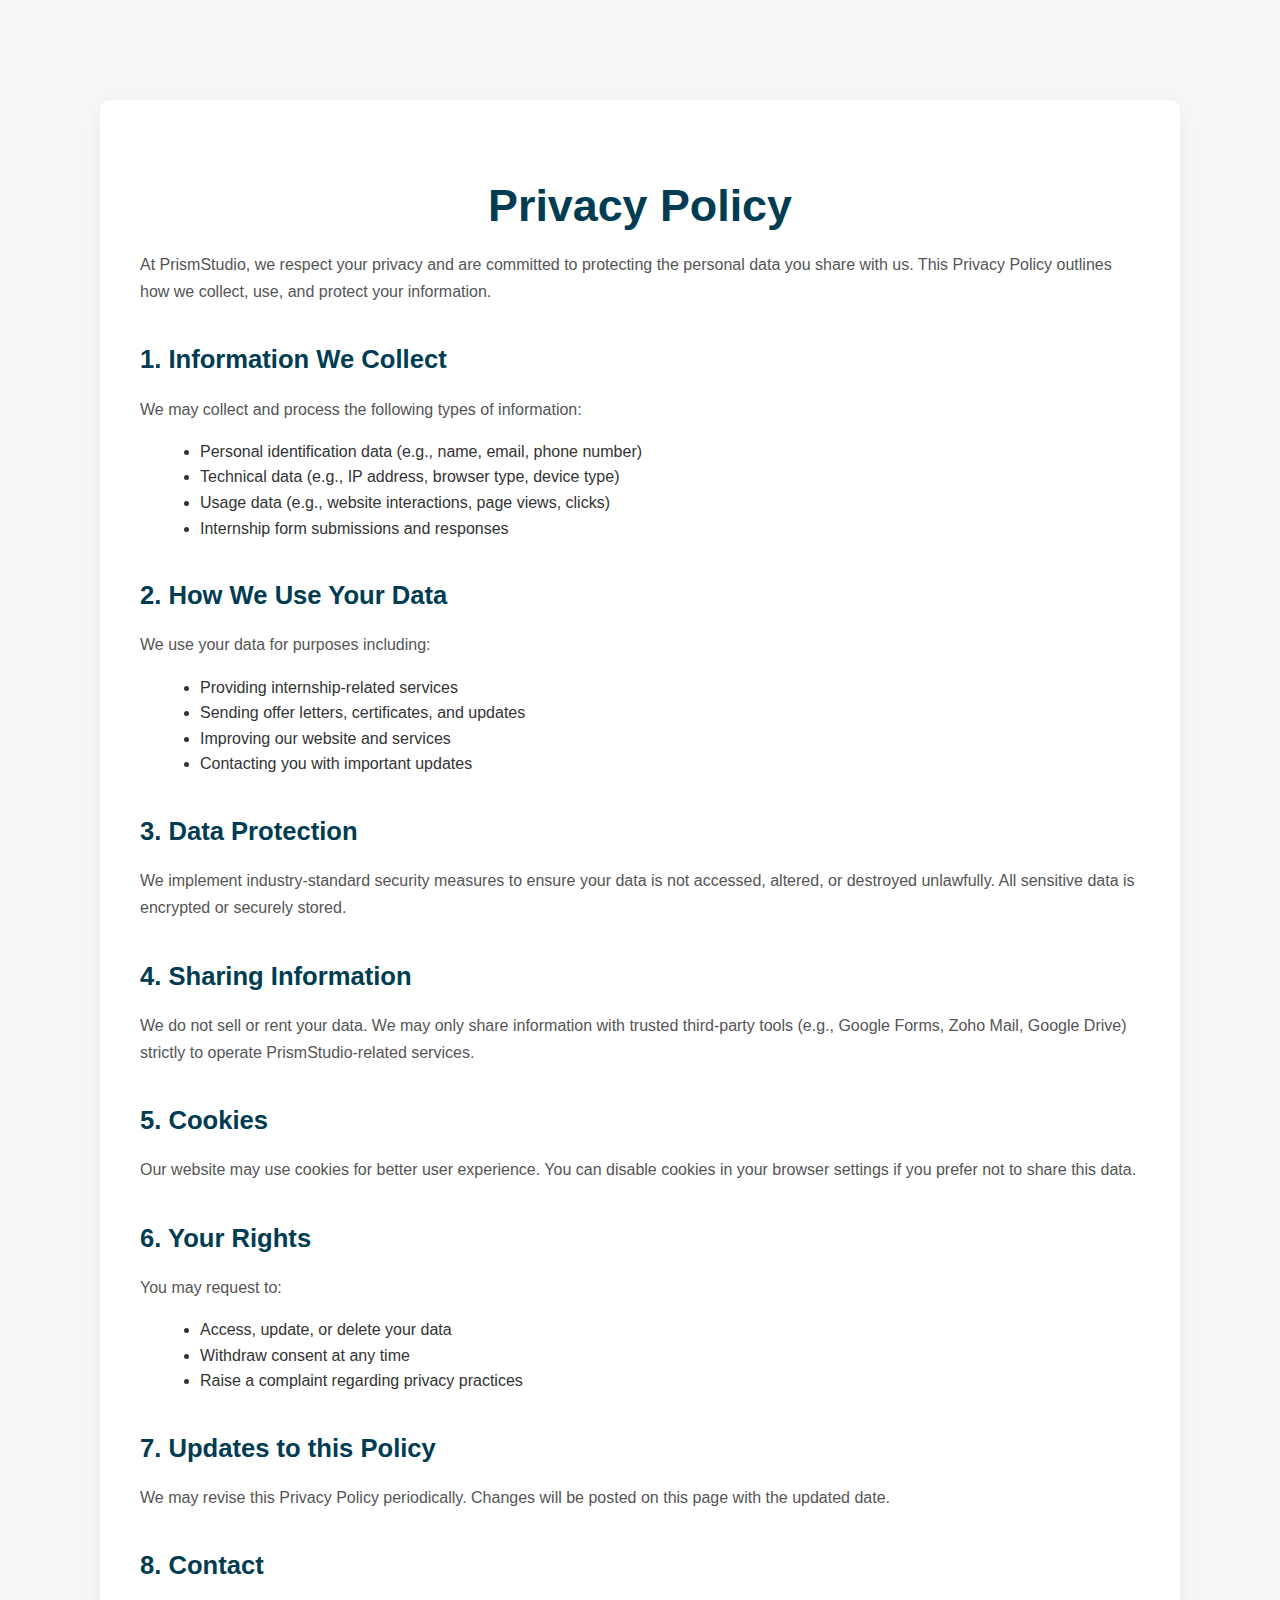
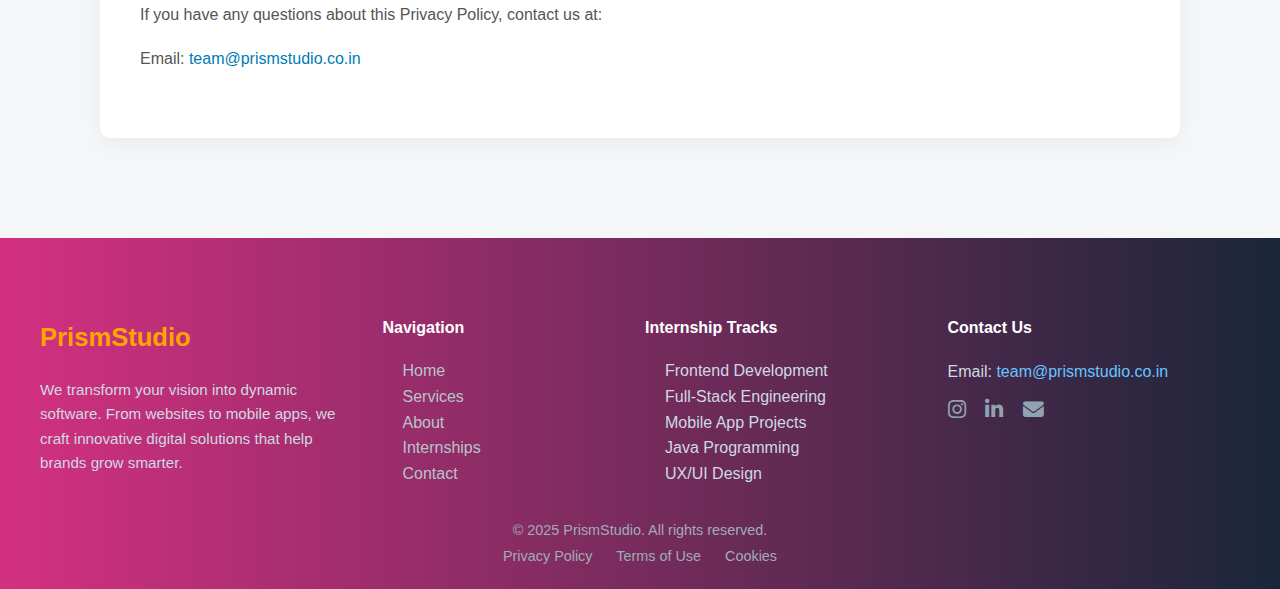
<file: privpolicy.html>
<!DOCTYPE html>
<html lang="en">
<head>
  <meta charset="UTF-8" />
  <meta name="viewport" content="width=device-width, initial-scale=1.0"/>
  <title>Privacy Policy | PrismStudio</title>
  <link href="https://cdnjs.cloudflare.com/ajax/libs/font-awesome/6.4.0/css/all.min.css" rel="stylesheet">
  <style>
    body {
      margin: 0;
      font-family: 'Segoe UI', sans-serif;
      background-color: #f4f6f8;
      color: #333;
    }

    /* Animation */
    @keyframes fadeInUp {
      0% {
        opacity: 0;
        transform: translateY(40px);
      }
      100% {
        opacity: 1;
        transform: translateY(0);
      }
    }

    .container {
      max-width: 1000px;
      margin: 100px auto;
      padding: 50px 40px;
      background: #fff;
      border-radius: 10px;
      box-shadow: 0 6px 18px rgba(0,0,0,0.05);
      animation: fadeInUp 0.8s ease-out;
    }

    h1 {
      color: #003c52;
      font-size: 2.8rem;
      font-weight: 700;
      margin-bottom: 20px;
      text-align: center;
    }

    h2 {
      color: #003c52;
      margin-top: 40px;
      font-size: 1.6rem;
    }

    p {
      line-height: 1.7;
      font-size: 1rem;
      color: #555;
      margin-top: 10px;
    }

    ul {
      margin-left: 20px;
      margin-top: 10px;
    }

    ul li {
      line-height: 1.6;
    }

    a {
      color: #007bb6;
      text-decoration: none;
      transition: all 0.3s ease;
    }

    a:hover {
      color: #00567a;
      text-decoration: underline;
    }

    footer {
      background: linear-gradient(to right, #d43082, #1a2639);
      color: #dce3ec;
      padding: 60px 30px 25px;
      font-family: 'Segoe UI', sans-serif;
      margin-top: 100px;
    }
  </style>
</head>
<body>

  <div class="container">
    <h1>Privacy Policy</h1>
    <p>At PrismStudio, we respect your privacy and are committed to protecting the personal data you share with us. This Privacy Policy outlines how we collect, use, and protect your information.</p>

    <h2>1. Information We Collect</h2>
    <p>We may collect and process the following types of information:</p>
    <ul>
      <li>Personal identification data (e.g., name, email, phone number)</li>
      <li>Technical data (e.g., IP address, browser type, device type)</li>
      <li>Usage data (e.g., website interactions, page views, clicks)</li>
      <li>Internship form submissions and responses</li>
    </ul>

    <h2>2. How We Use Your Data</h2>
    <p>We use your data for purposes including:</p>
    <ul>
      <li>Providing internship-related services</li>
      <li>Sending offer letters, certificates, and updates</li>
      <li>Improving our website and services</li>
      <li>Contacting you with important updates</li>
    </ul>

    <h2>3. Data Protection</h2>
    <p>We implement industry-standard security measures to ensure your data is not accessed, altered, or destroyed unlawfully. All sensitive data is encrypted or securely stored.</p>

    <h2>4. Sharing Information</h2>
    <p>We do not sell or rent your data. We may only share information with trusted third-party tools (e.g., Google Forms, Zoho Mail, Google Drive) strictly to operate PrismStudio-related services.</p>

    <h2>5. Cookies</h2>
    <p>Our website may use cookies for better user experience. You can disable cookies in your browser settings if you prefer not to share this data.</p>

    <h2>6. Your Rights</h2>
    <p>You may request to:</p>
    <ul>
      <li>Access, update, or delete your data</li>
      <li>Withdraw consent at any time</li>
      <li>Raise a complaint regarding privacy practices</li>
    </ul>

    <h2>7. Updates to this Policy</h2>
    <p>We may revise this Privacy Policy periodically. Changes will be posted on this page with the updated date.</p>

    <h2>8. Contact</h2>
    <p>If you have any questions about this Privacy Policy, contact us at:</p>
    <p>Email: <a href="mailto:team@prismstudio.co.in">team@prismstudio.co.in</a></p>
  </div>

  <!-- Footer -->
  <footer>
    <div style="display: flex; flex-wrap: wrap; justify-content: space-between; max-width: 1200px; margin: auto; gap: 40px;">
      <div style="flex: 1 1 260px;">
        <h3 style="color: #ffa500; font-size: 1.6rem; font-weight: 700;">PrismStudio</h3>
        <p style="margin-top: 12px; line-height: 1.6; font-size: 0.95rem; color: #cfd9e1;">
          We transform your vision into dynamic software. From websites to mobile apps, we craft innovative digital solutions that help brands grow smarter.
        </p>
      </div>
      <div style="flex: 1 1 180px;">
        <h4 style="font-weight: 600; color: #ffffff;">Navigation</h4>
        <ul style="list-style: none; padding: 0; margin-top: 12px;">
          <li><a href="index.html" style="color: #b8c3cc;">Home</a></li>
          <li><a href="services.html" style="color: #b8c3cc;">Services</a></li>
          <li><a href="index.html#about" style="color: #b8c3cc;">About</a></li>
          <li><a href="internship_opportunities.html" style="color: #b8c3cc;">Internships</a></li>
          <li><a href="index.html#contact" style="color: #b8c3cc;">Contact</a></li>
        </ul>
      </div>
      <div style="flex: 1 1 220px;">
        <h4 style="font-weight: 600; color: #ffffff;">Internship Tracks</h4>
        <ul style="list-style: none; padding: 0; margin-top: 12px;">
          <li><a href="internship_opportunities.html" style="color: #cfd9e1;">Frontend Development</a></li>
          <li><a href="internship_opportunities.html" style="color: #cfd9e1;">Full-Stack Engineering</a></li>
          <li><a href="internship_opportunities.html" style="color: #cfd9e1;">Mobile App Projects</a></li>
          <li><a href="internship_opportunities.html" style="color: #cfd9e1;">Java Programming</a></li>
          <li><a href="internship_opportunities.html" style="color: #cfd9e1;">UX/UI Design</a></li>
        </ul>
      </div>
      <div style="flex: 1 1 250px;">
        <h4 style="font-weight: 600; color: #ffffff;">Contact Us</h4>
        <p style="margin: 12px 0 6px; color: #cfd9e1;">Email: <a href="mailto:team@prismstudio.co.in" style="color: #66c5ff;">team@prismstudio.co.in</a></p>
        <div style="margin-top: 12px; font-size: 1.3rem;">
          <a href="#" style="margin-right: 14px; color: #91a3b0;"><i class="fab fa-instagram"></i></a>
          <a href="#" style="margin-right: 14px; color: #91a3b0;"><i class="fab fa-linkedin-in"></i></a>
          <a href="mailto:team@prismstudio.co.in" style="color: #91a3b0;"><i class="fas fa-envelope"></i></a>
        </div>
      </div>
    </div>

    <div style="text-align: center; font-size: 0.9rem; color: #a0acb7; margin-top: 20px;">
      © 2025 PrismStudio. All rights reserved.
      <div style="margin-top: 10px;">
        <a href="privacy.html" style="margin-right: 20px; color: #a0acb7;">Privacy Policy</a>
        <a href="#" style="margin-right: 20px; color: #a0acb7;">Terms of Use</a>
        <a href="#" style="color: #a0acb7;">Cookies</a>
      </div>
    </div>
  </footer>

</body>
</html>
</file>
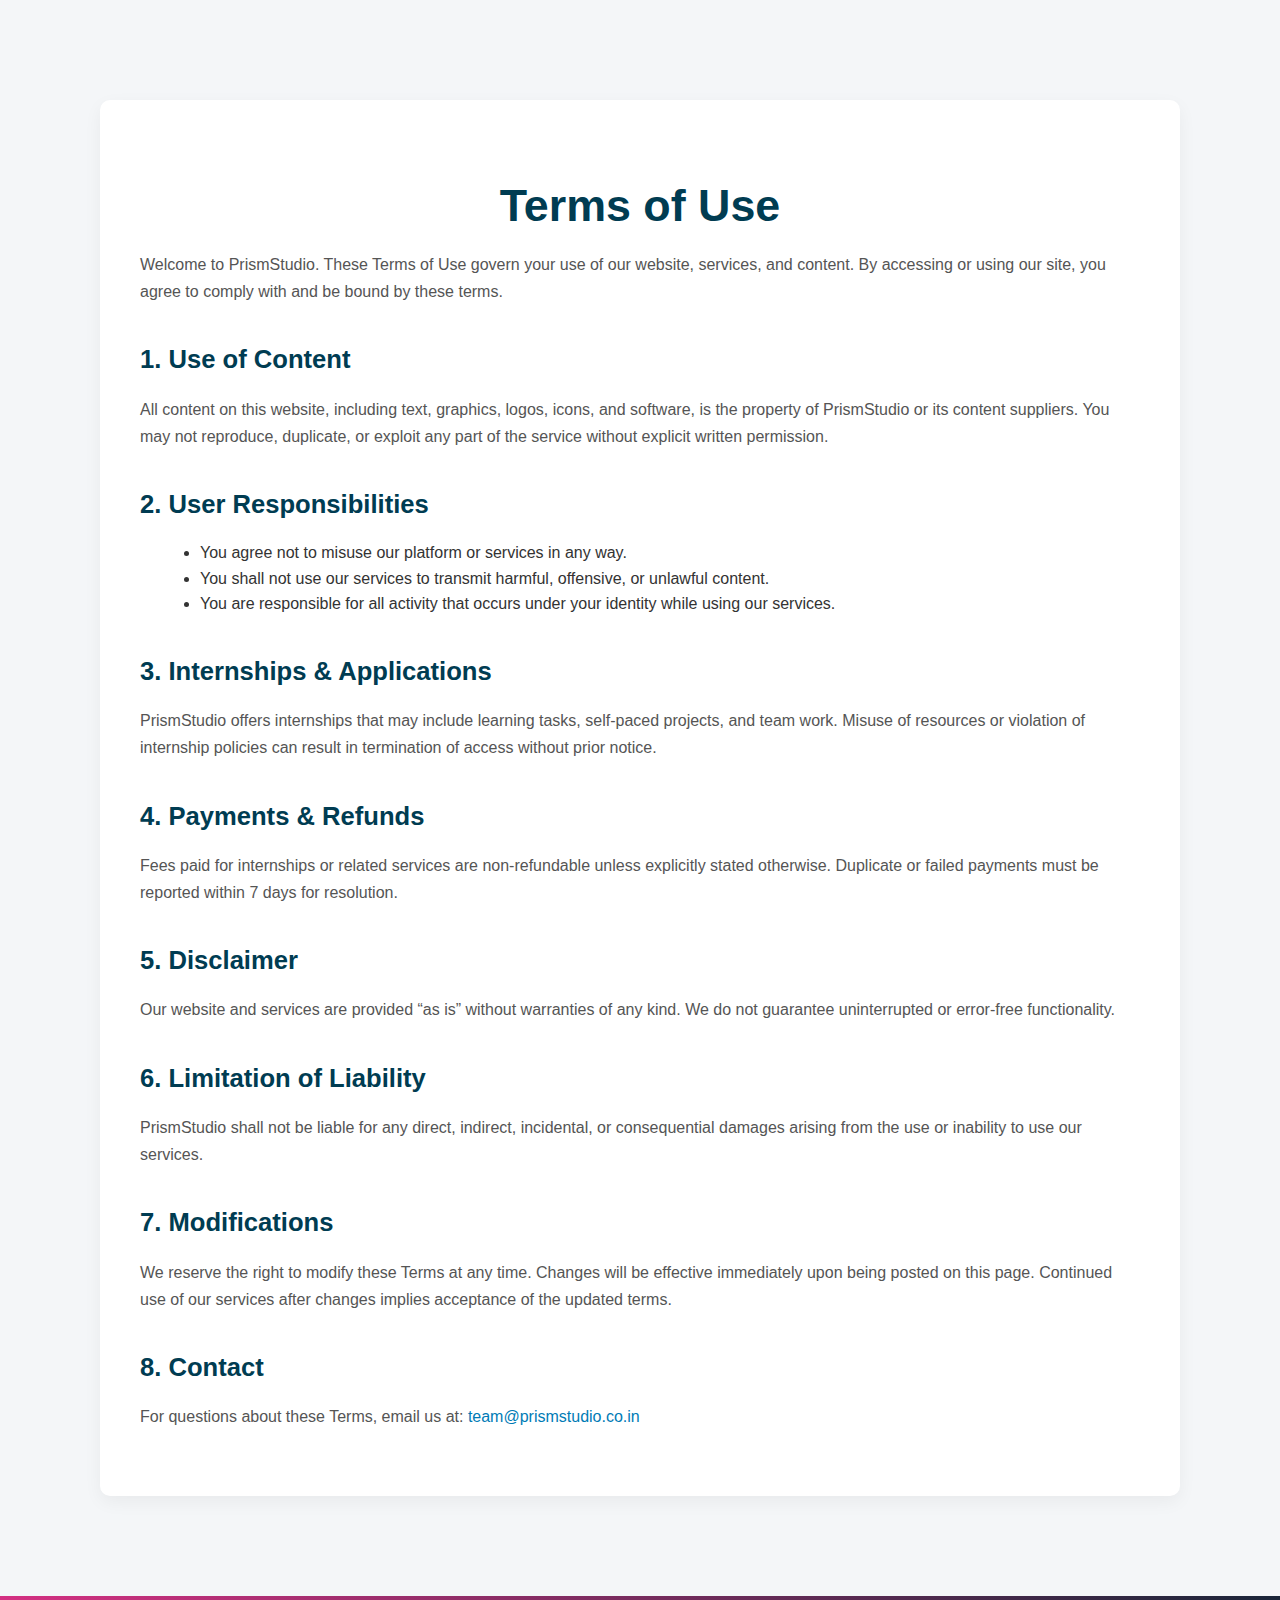
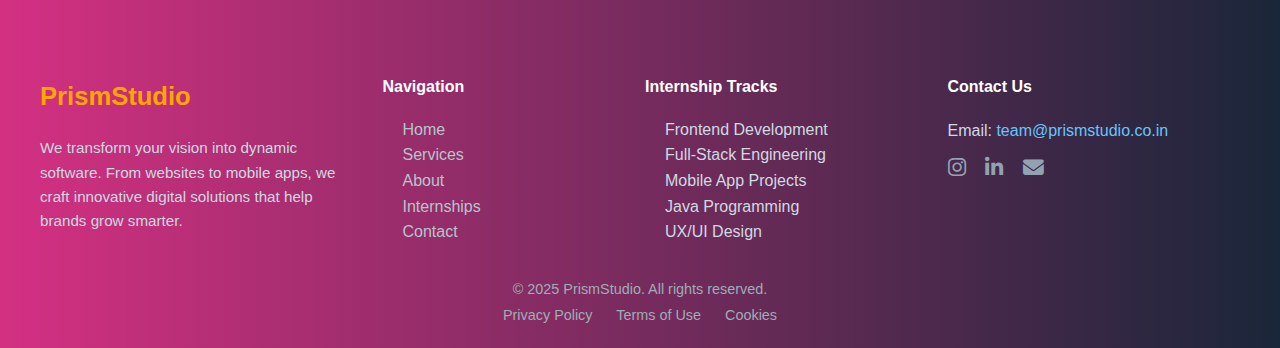
<file: toc.html>
<!DOCTYPE html>
<html lang="en">
<head>
  <meta charset="UTF-8" />
  <meta name="viewport" content="width=device-width, initial-scale=1.0"/>
  <title>Terms of Use | PrismStudio</title>
  <link href="https://cdnjs.cloudflare.com/ajax/libs/font-awesome/6.4.0/css/all.min.css" rel="stylesheet">
  <style>
    body {
      margin: 0;
      font-family: 'Segoe UI', sans-serif;
      background-color: #f4f6f8;
      color: #333;
    }

    @keyframes fadeInUp {
      0% {
        opacity: 0;
        transform: translateY(40px);
      }
      100% {
        opacity: 1;
        transform: translateY(0);
      }
    }

    .container {
      max-width: 1000px;
      margin: 100px auto;
      padding: 50px 40px;
      background: #fff;
      border-radius: 10px;
      box-shadow: 0 6px 18px rgba(0,0,0,0.05);
      animation: fadeInUp 0.8s ease-out;
    }

    h1 {
      color: #003c52;
      font-size: 2.8rem;
      font-weight: 700;
      margin-bottom: 20px;
      text-align: center;
    }

    h2 {
      color: #003c52;
      margin-top: 40px;
      font-size: 1.6rem;
    }

    p {
      line-height: 1.7;
      font-size: 1rem;
      color: #555;
      margin-top: 10px;
    }

    ul {
      margin-left: 20px;
      margin-top: 10px;
    }

    ul li {
      line-height: 1.6;
    }

    a {
      color: #007bb6;
      text-decoration: none;
      transition: all 0.3s ease;
    }

    a:hover {
      color: #00567a;
      text-decoration: underline;
    }

    footer {
      background: linear-gradient(to right, #d43082, #1a2639);
      color: #dce3ec;
      padding: 60px 30px 25px;
      font-family: 'Segoe UI', sans-serif;
      margin-top: 100px;
    }
  </style>
</head>
<body>

  <div class="container">
    <h1>Terms of Use</h1>
    <p>Welcome to PrismStudio. These Terms of Use govern your use of our website, services, and content. By accessing or using our site, you agree to comply with and be bound by these terms.</p>

    <h2>1. Use of Content</h2>
    <p>All content on this website, including text, graphics, logos, icons, and software, is the property of PrismStudio or its content suppliers. You may not reproduce, duplicate, or exploit any part of the service without explicit written permission.</p>

    <h2>2. User Responsibilities</h2>
    <ul>
      <li>You agree not to misuse our platform or services in any way.</li>
      <li>You shall not use our services to transmit harmful, offensive, or unlawful content.</li>
      <li>You are responsible for all activity that occurs under your identity while using our services.</li>
    </ul>

    <h2>3. Internships & Applications</h2>
    <p>PrismStudio offers internships that may include learning tasks, self-paced projects, and team work. Misuse of resources or violation of internship policies can result in termination of access without prior notice.</p>

    <h2>4. Payments & Refunds</h2>
    <p>Fees paid for internships or related services are non-refundable unless explicitly stated otherwise. Duplicate or failed payments must be reported within 7 days for resolution.</p>

    <h2>5. Disclaimer</h2>
    <p>Our website and services are provided “as is” without warranties of any kind. We do not guarantee uninterrupted or error-free functionality.</p>

    <h2>6. Limitation of Liability</h2>
    <p>PrismStudio shall not be liable for any direct, indirect, incidental, or consequential damages arising from the use or inability to use our services.</p>

    <h2>7. Modifications</h2>
    <p>We reserve the right to modify these Terms at any time. Changes will be effective immediately upon being posted on this page. Continued use of our services after changes implies acceptance of the updated terms.</p>

    <h2>8. Contact</h2>
    <p>For questions about these Terms, email us at: <a href="mailto:team@prismstudio.co.in">team@prismstudio.co.in</a></p>
  </div>

  <!-- Footer -->
  <footer>
    <div style="display: flex; flex-wrap: wrap; justify-content: space-between; max-width: 1200px; margin: auto; gap: 40px;">
      <div style="flex: 1 1 260px;">
        <h3 style="color: #ffa500; font-size: 1.6rem; font-weight: 700;">PrismStudio</h3>
        <p style="margin-top: 12px; line-height: 1.6; font-size: 0.95rem; color: #cfd9e1;">
          We transform your vision into dynamic software. From websites to mobile apps, we craft innovative digital solutions that help brands grow smarter.
        </p>
      </div>
      <div style="flex: 1 1 180px;">
        <h4 style="font-weight: 600; color: #ffffff;">Navigation</h4>
        <ul style="list-style: none; padding: 0; margin-top: 12px;">
          <li><a href="index.html" style="color: #b8c3cc;">Home</a></li>
          <li><a href="services.html" style="color: #b8c3cc;">Services</a></li>
          <li><a href="index.html#about" style="color: #b8c3cc;">About</a></li>
          <li><a href="internship_opportunities.html" style="color: #b8c3cc;">Internships</a></li>
          <li><a href="index.html#contact" style="color: #b8c3cc;">Contact</a></li>
        </ul>
      </div>
      <div style="flex: 1 1 220px;">
        <h4 style="font-weight: 600; color: #ffffff;">Internship Tracks</h4>
        <ul style="list-style: none; padding: 0; margin-top: 12px;">
          <li><a href="internship_opportunities.html" style="color: #cfd9e1;">Frontend Development</a></li>
          <li><a href="internship_opportunities.html" style="color: #cfd9e1;">Full-Stack Engineering</a></li>
          <li><a href="internship_opportunities.html" style="color: #cfd9e1;">Mobile App Projects</a></li>
          <li><a href="internship_opportunities.html" style="color: #cfd9e1;">Java Programming</a></li>
          <li><a href="internship_opportunities.html" style="color: #cfd9e1;">UX/UI Design</a></li>
        </ul>
      </div>
      <div style="flex: 1 1 250px;">
        <h4 style="font-weight: 600; color: #ffffff;">Contact Us</h4>
        <p style="margin: 12px 0 6px; color: #cfd9e1;">Email: <a href="mailto:team@prismstudio.co.in" style="color: #66c5ff;">team@prismstudio.co.in</a></p>
        <div style="margin-top: 12px; font-size: 1.3rem;">
          <a href="#" style="margin-right: 14px; color: #91a3b0;"><i class="fab fa-instagram"></i></a>
          <a href="#" style="margin-right: 14px; color: #91a3b0;"><i class="fab fa-linkedin-in"></i></a>
          <a href="mailto:team@prismstudio.co.in" style="color: #91a3b0;"><i class="fas fa-envelope"></i></a>
        </div>
      </div>
    </div>

    <div style="text-align: center; font-size: 0.9rem; color: #a0acb7; margin-top: 20px;">
      © 2025 PrismStudio. All rights reserved.
      <div style="margin-top: 10px;">
        <a href="privacy.html" style="margin-right: 20px; color: #a0acb7;">Privacy Policy</a>
        <a href="terms.html" style="margin-right: 20px; color: #a0acb7;">Terms of Use</a>
        <a href="#" style="color: #a0acb7;">Cookies</a>
      </div>
    </div>
  </footer>

</body>
</html>
</file>
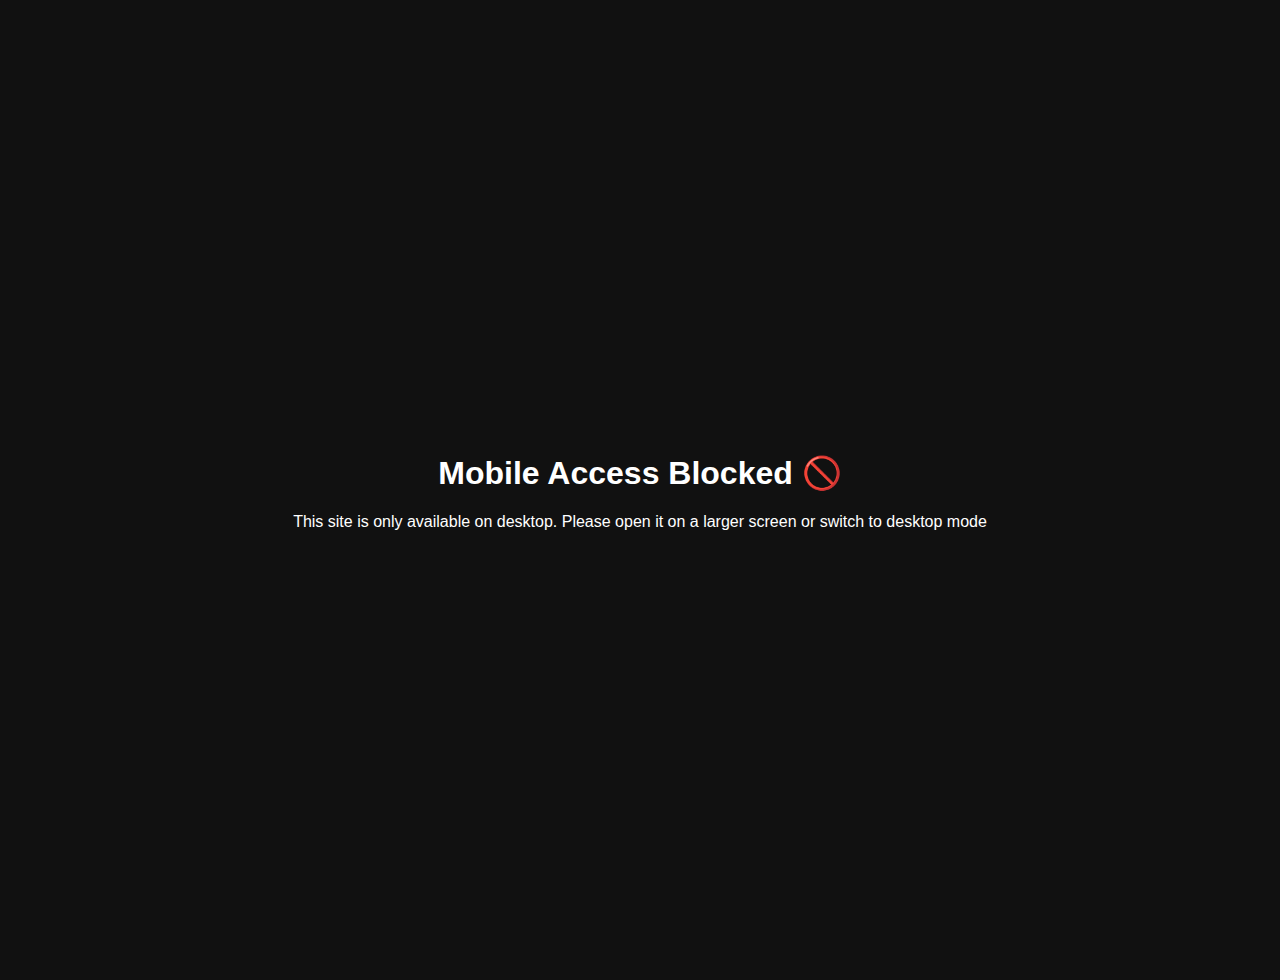
<file: unsupported.html>
<!DOCTYPE html>
<html lang="en">
<head>
  <meta charset="UTF-8">
  <title>Unsupported Device</title>
  <style>
    body {
      background-color: #111;
      color: white;
      font-family: sans-serif;
      display: flex;
      justify-content: center;
      align-items: center;
      height: 100vh;
      text-align: center;
      padding: 2rem;
    }
  </style>
</head>
<body>
  <div>
    <h1>Mobile Access Blocked 🚫</h1>
    <p>This site is only available on desktop. Please open it on a larger screen or switch to desktop mode</p>
  </div>
</body>
</html>
</file>
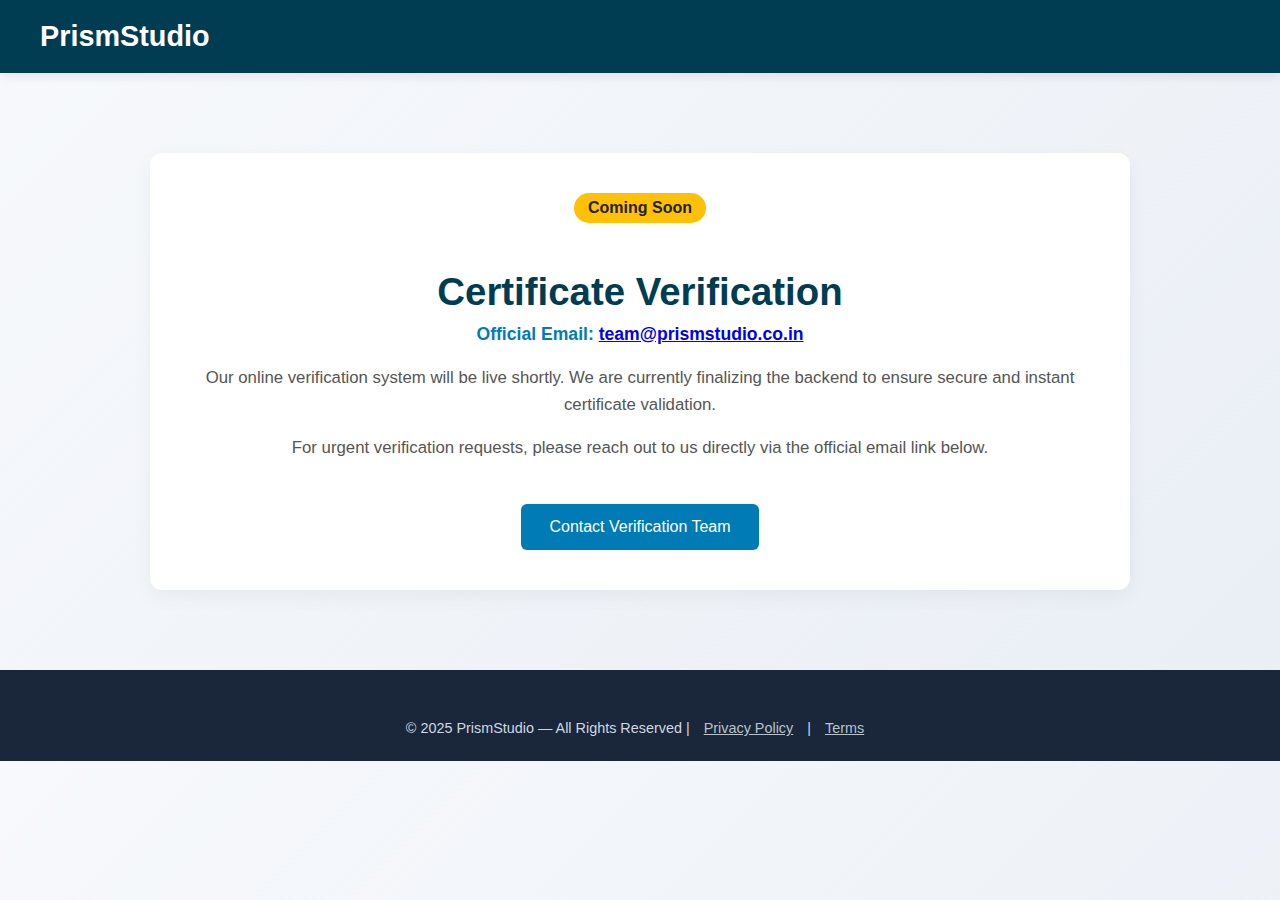
<file: verification.html>
<!DOCTYPE html>
<html lang="en">
<head>
  <meta charset="UTF-8" />
  <meta name="viewport" content="width=device-width, initial-scale=1.0"/>
  <title>Certificate Verification | PrismStudio</title>
  <link href="https://cdnjs.cloudflare.com/ajax/libs/font-awesome/6.4.0/css/all.min.css" rel="stylesheet">
  <style>
    body {
      margin: 0;
      font-family: 'Segoe UI', sans-serif;
      background: linear-gradient(135deg, #f7f9fc, #e9eef5);
      color: #333;
    }

    header {
      background: #003c52;
      color: white;
      padding: 20px 40px;
      display: flex;
      align-items: center;
      justify-content: space-between;
      box-shadow: 0 4px 10px rgba(0,0,0,0.08);
    }
    header h1 {
      margin: 0;
      font-size: 1.8rem;
      font-weight: 700;
    }
    header img {
      height: 50px;
    }

    .container {
      max-width: 900px;
      margin: 80px auto;
      padding: 40px;
      background: white;
      border-radius: 12px;
      box-shadow: 0 6px 20px rgba(0,0,0,0.05);
      text-align: center;
    }

    .status-badge {
      display: inline-block;
      padding: 6px 14px;
      background: #ffc107;
      color: #222;
      font-weight: 600;
      border-radius: 20px;
      margin-bottom: 15px;
    }

    .main-title {
      color: #003c52;
      font-size: 2.4rem;
      font-weight: 700;
      margin-bottom: 10px;
    }

    .email-highlight {
      font-size: 1.1rem;
      font-weight: 600;
      color: #007bb6;
      margin-bottom: 20px;
    }

    p {
      font-size: 1.05rem;
      color: #555;
      line-height: 1.6;
      margin-top: 10px;
    }

    .btn-contact {
      display: inline-block;
      margin-top: 25px;
      padding: 14px 28px;
      font-size: 1rem;
      background-color: #007bb6;
      color: #fff;
      border-radius: 6px;
      text-decoration: none;
      transition: background-color 0.3s ease;
    }
    .btn-contact:hover {
      background-color: #00567a;
    }

    footer {
      background: #1a2639;
      color: #cfd9e1;
      padding: 50px 20px 25px;
      margin-top: 80px;
      text-align: center;
      font-size: 0.9rem;
    }
    footer a {
      color: #b8c3cc;
      margin: 0 10px;
    }
  </style>
</head>
<body>

  <header>
    <h1>PrismStudio</h1>
    <!-- Optional: Logo -->
    <!-- <img src="logo.png" alt="PrismStudio Logo"> -->
  </header>

  <div class="container">
    <span class="status-badge">Coming Soon</span>
    <h2 class="main-title">Certificate Verification</h2>
    <div class="email-highlight">
      Official Email: <a href="mailto:team@prismstudio.co.in">team@prismstudio.co.in</a>
    </div>
    <p>Our online verification system will be live shortly. We are currently finalizing the backend to ensure secure and instant certificate validation.</p>
    <p>For urgent verification requests, please reach out to us directly via the official email link below.</p>
    <a class="btn-contact" href="mailto:team@prismstudio.co.in">Contact Verification Team</a>
  </div>

  <footer>
    © 2025 PrismStudio — All Rights Reserved | <a href="privacy.html">Privacy Policy</a> | <a href="#">Terms</a>
  </footer>

</body>
</html>
</file>
